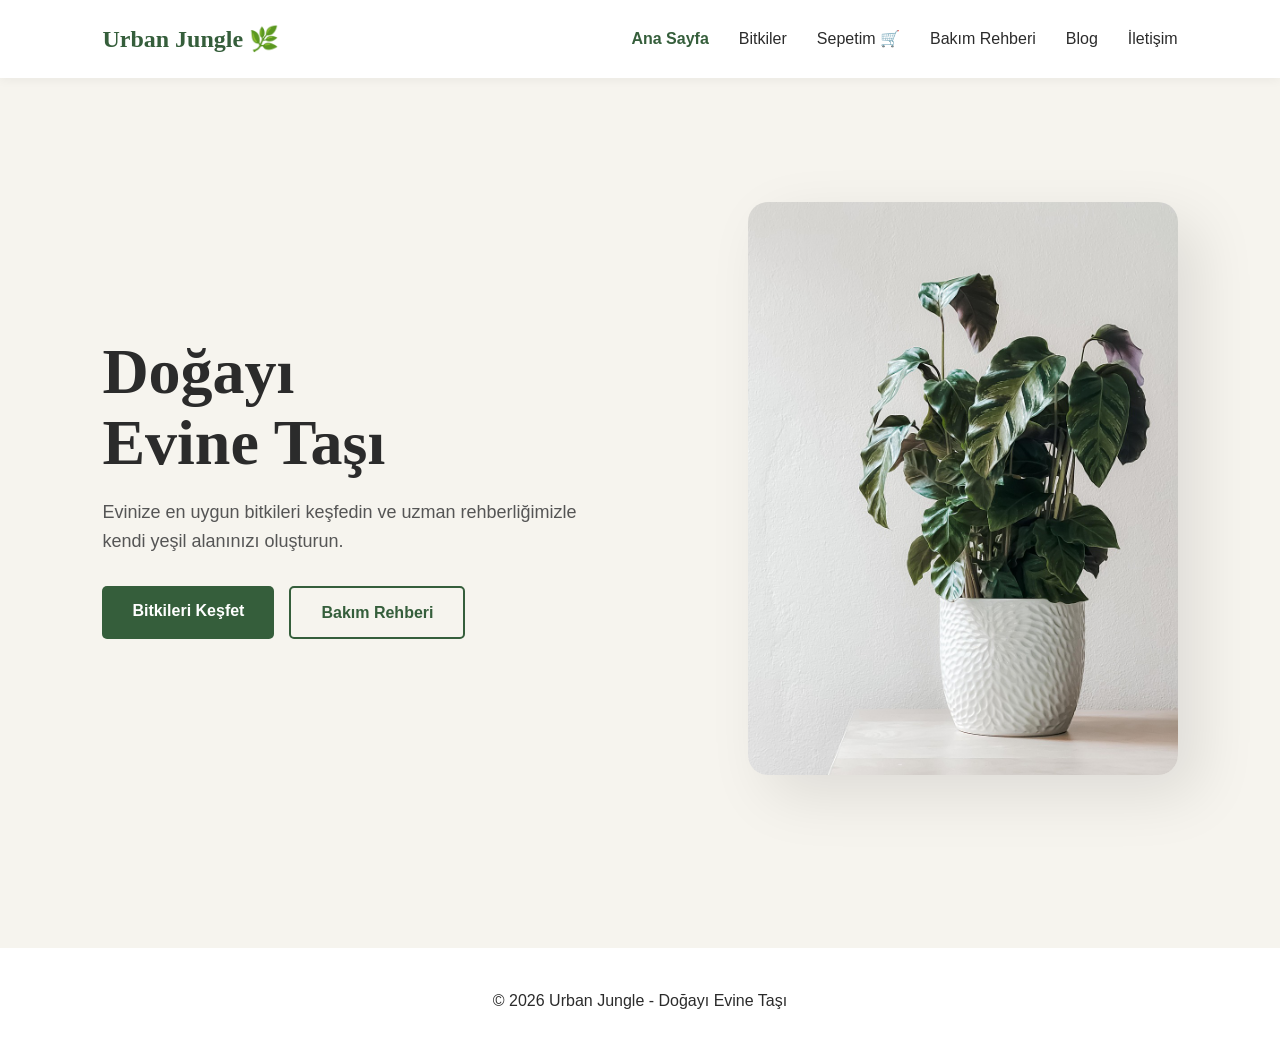
<file: index.html>
<!DOCTYPE html>
<html lang="tr">
<head>
    <meta charset="UTF-8">
    <meta name="viewport" content="width=device-width, initial-scale=1.0">
    <title>Urban Jungle | Doğayı Evine Taşı</title>
    <link rel="stylesheet" href="css/stylePlant.css">
</head>
<body>

    <!-- NAVBAR -->
    <nav class="navbar">
        <div class="logo">Urban Jungle 🌿</div>
        <ul class="nav-links">
            <li><a href="index.html" class="active">Ana Sayfa</a></li>
            <li><a href="plants.html">Bitkiler</a></li>
            <li class="cart-nav"><a href="cart.html" class="cart-link">Sepetim 🛒 <span id="cart-badge" class="badge">0</span></a></li>
            <li><a href="guide.html">Bakım Rehberi</a></li>
            <li><a href="blog.html">Blog</a></li>
            <li><a href="contact.html">İletişim</a></li>
        </ul>
    </nav>

    <!-- HERO SECTION -->
    <header class="hero">
        <div class="hero-content">
            <h1>Doğayı <br> Evine Taşı</h1>
            <p>Evinize en uygun bitkileri keşfedin ve uzman rehberliğimizle kendi yeşil alanınızı oluşturun.</p>
            <div class="hero-btns">
                <a href="plants.html" class="btn btn-primary">Bitkileri Keşfet</a>
                <a href="guide.html" class="btn btn-secondary">Bakım Rehberi</a>
            </div>
        </div>
        <div class="hero-image">
            <img src="images/plant.jpg" alt="Modern İç Mekan Bitkisi">
        </div>
    </header>

    <footer style="text-align: center; padding: 40px; background: var(--white); margin-top: 50px;">
        <p>&copy; 2026 Urban Jungle - Doğayı Evine Taşı</p>
    </footer>
    <script src="js/script.js"></script>
</body>
</html>
</file>
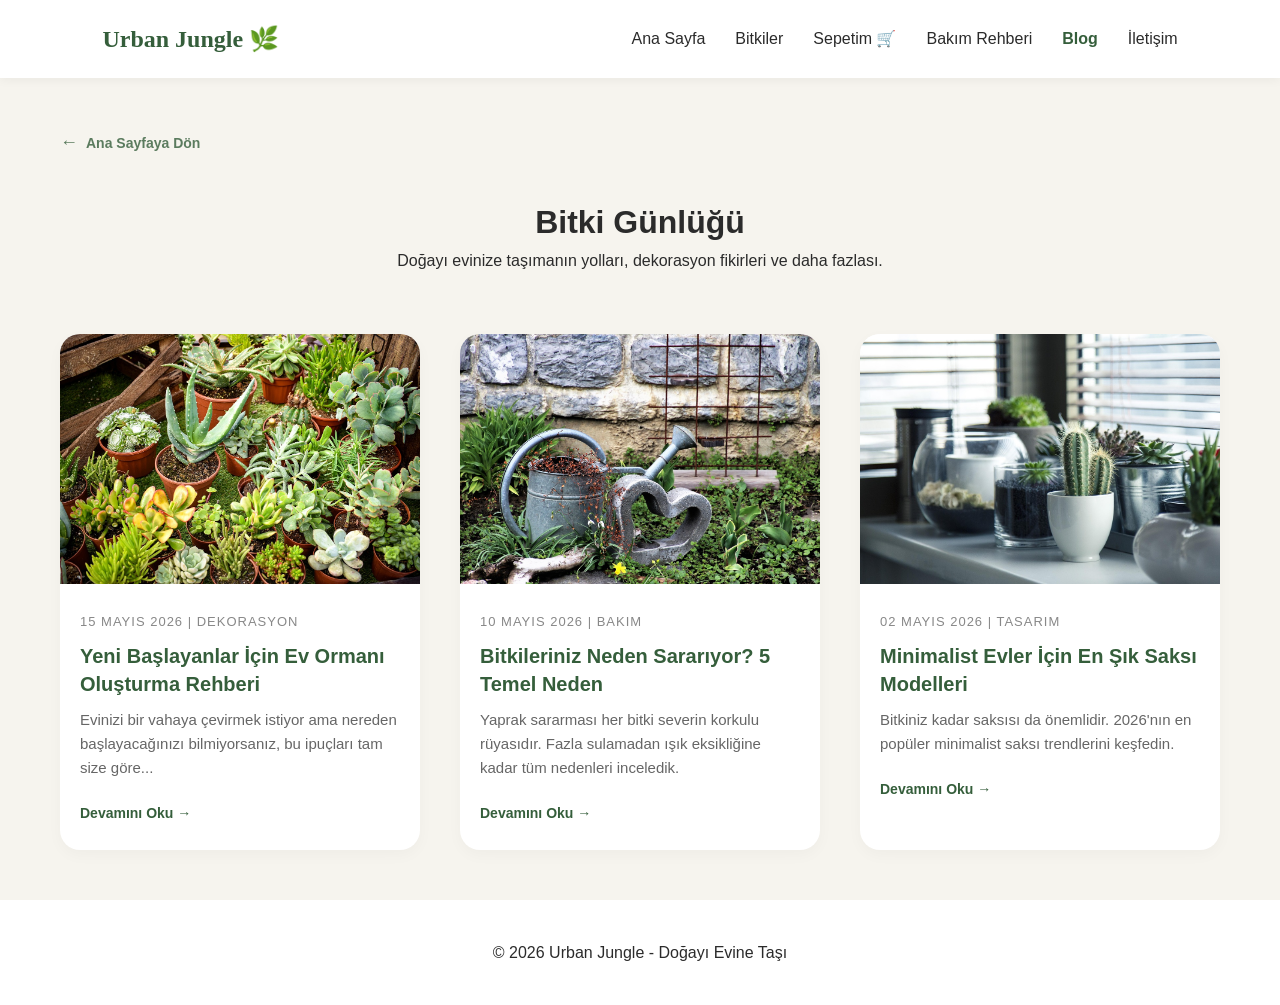
<file: blog.html>
<!DOCTYPE html>
<html lang="tr">
<head>
    <meta charset="UTF-8">
    <meta name="viewport" content="width=device-width, initial-scale=1.0">
    <title>Blog | Urban Jungle</title>
    <link rel="stylesheet" href="css/stylePlant.css">
</head>
<body>

    <!-- NAVBAR -->
    <nav class="navbar">
        <div class="logo">Urban Jungle 🌿</div>
        <ul class="nav-links">
            <li><a href="index.html">Ana Sayfa</a></li>
            <li><a href="plants.html">Bitkiler</a></li>
            <li class="cart-nav"><a href="cart.html" class="cart-link">Sepetim 🛒 <span id="cart-badge" class="badge">0</span></a></li>
            <li><a href="guide.html">Bakım Rehberi</a></li>
            <li><a href="blog.html" class="active">Blog</a></li>
            <li><a href="contact.html">İletişim</a></li>
        </ul>
    </nav>

    <main class="blog-container">
        <!-- Geri Dön Butonu -->
        <div class="back-nav">
            <a href="index.html" class="back-link">
                <span class="arrow">←</span> Ana Sayfaya Dön
            </a>
        </div>

        <div class="blog-header">
            <h1>Bitki Günlüğü</h1>
            <p>Doğayı evinize taşımanın yolları, dekorasyon fikirleri ve daha fazlası.</p>
        </div>

        <div class="blog-grid">
            <!-- Blog Yazısı 1 -->
            <article class="blog-post">
                <div class="blog-img-wrapper">
                    <img src="images/blog-1.jpg" alt="Dekorasyon Fikirleri">
                </div>
                <div class="blog-meta">15 Mayıs 2026 | Dekorasyon</div>
                <h2>Yeni Başlayanlar İçin Ev Ormanı Oluşturma Rehberi</h2>
                <p>Evinizi bir vahaya çevirmek istiyor ama nereden başlayacağınızı bilmiyorsanız, bu ipuçları tam size göre...</p>
                <a href="#" class="read-more">Devamını Oku →</a>
            </article>

            <!-- Blog Yazısı 2 -->
            <article class="blog-post">
                <div class="blog-img-wrapper">
                    <img src="images/blog-2.jpg" alt="Bitki Bakımı">
                </div>
                <div class="blog-meta">10 Mayıs 2026 | Bakım</div>
                <h2>Bitkileriniz Neden Sararıyor? 5 Temel Neden</h2>
                <p>Yaprak sararması her bitki severin korkulu rüyasıdır. Fazla sulamadan ışık eksikliğine kadar tüm nedenleri inceledik.</p>
                <a href="#" class="read-more">Devamını Oku →</a>
            </article>

            <!-- Blog Yazısı 3 -->
            <article class="blog-post">
                <div class="blog-img-wrapper">
                    <img src="images/blog-3.jpg" alt="Saksı Seçimi">
                </div>
                <div class="blog-meta">02 Mayıs 2026 | Tasarım</div>
                <h2>Minimalist Evler İçin En Şık Saksı Modelleri</h2>
                <p>Bitkiniz kadar saksısı da önemlidir. 2026'nın en popüler minimalist saksı trendlerini keşfedin.</p>
                <a href="#" class="read-more">Devamını Oku →</a>
            </article>
        </div>
    </main>

    <footer style="text-align: center; padding: 40px; background: var(--white); margin-top: 50px;">
        <p>&copy; 2026 Urban Jungle - Doğayı Evine Taşı</p>
    </footer>
    <script src="js/script.js"></script>
</body>
</html>
</file>
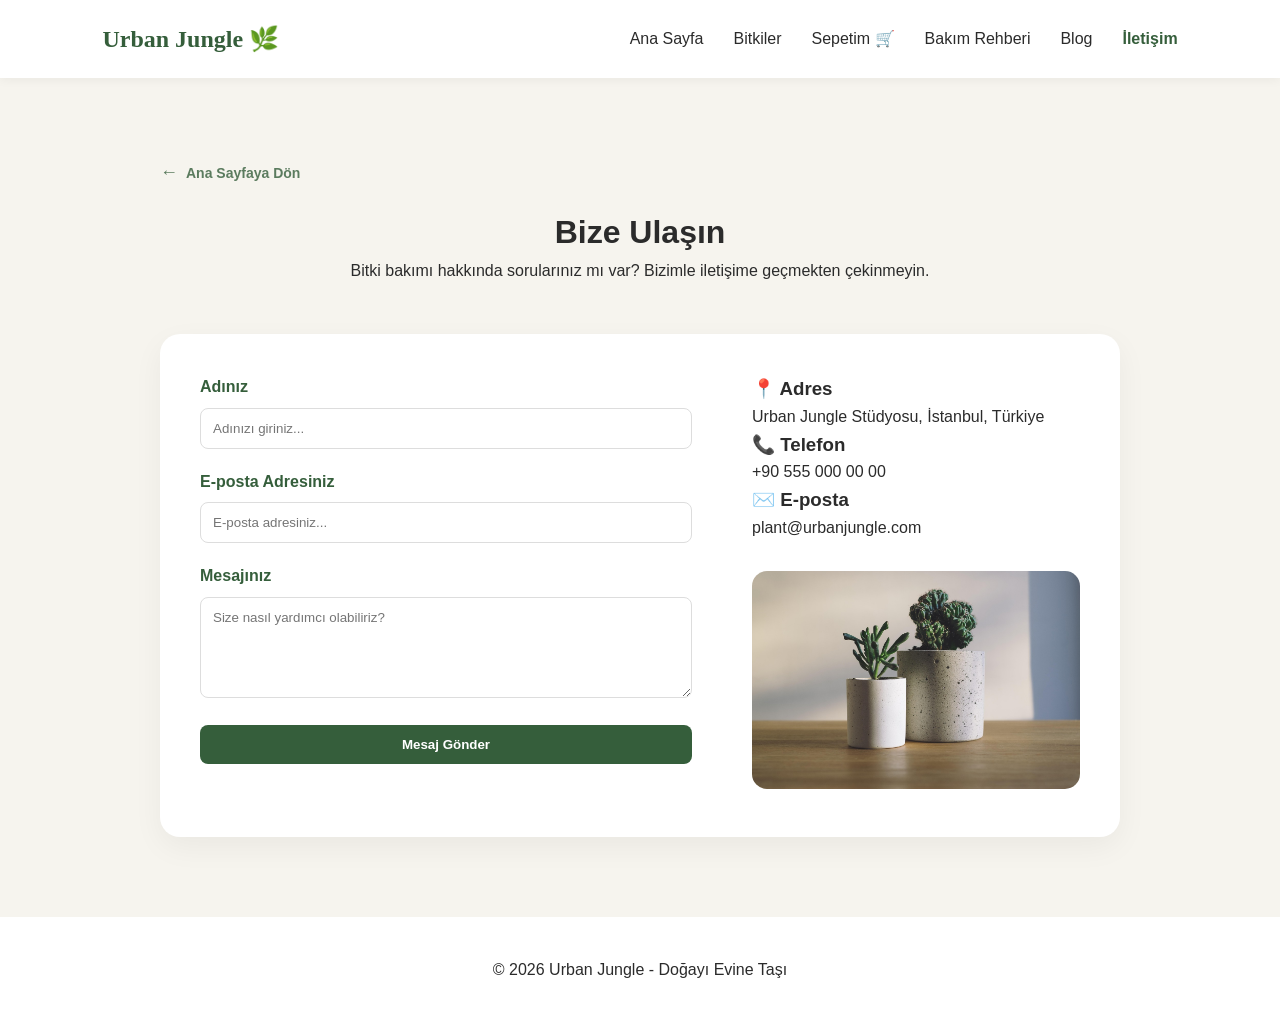
<file: contact.html>
<!DOCTYPE html>
<html lang="tr">
<head>
    <meta charset="UTF-8">
    <meta name="viewport" content="width=device-width, initial-scale=1.0">
    <title>İletişim | Urban Jungle</title>
    <link rel="stylesheet" href="css/stylePlant.css">
</head>
<body>

    <!-- NAVBAR -->
    <nav class="navbar">
        <div class="logo">Urban Jungle 🌿</div>
        <ul class="nav-links">
            <li><a href="index.html">Ana Sayfa</a></li>
            <li><a href="plants.html">Bitkiler</a></li>
            <li class="cart-nav"><a href="cart.html" class="cart-link">Sepetim 🛒 <span id="cart-badge" class="badge">0</span></a></li>
            <li><a href="guide.html">Bakım Rehberi</a></li>
            <li><a href="blog.html">Blog</a></li>
            <li><a href="contact.html" class="active">İletişim</a></li>
        </ul>
    </nav>

    <main class="contact-container">
        <div class="back-nav" style="text-align: left; margin-bottom: 20px;">
            <a href="index.html" class="back-link">
                <span class="arrow">←</span> Ana Sayfaya Dön
            </a>
        </div>
        <div class="contact-header">
            <h1>Bize Ulaşın</h1>
            <p>Bitki bakımı hakkında sorularınız mı var? Bizimle iletişime geçmekten çekinmeyin.</p>
        </div>

        <div class="contact-wrapper">
            <!-- İletişim Formu -->
            <div class="contact-form-section">
                <form id="contactForm">
                    <div class="form-group">
                        <label for="name">Adınız</label>
                        <input type="text" id="name" placeholder="Adınızı giriniz..." required>
                    </div>
                    <div class="form-group">
                        <label for="email">E-posta Adresiniz</label>
                        <input type="email" id="email" placeholder="E-posta adresiniz..." required>
                    </div>
                    <div class="form-group">
                        <label for="message">Mesajınız</label>
                        <textarea id="message" rows="5" placeholder="Size nasıl yardımcı olabiliriz?" required></textarea>
                    </div>
                    <button type="submit" class="btn-main">Mesaj Gönder</button>
                </form>
            </div>

            <!-- İletişim Bilgileri -->
            <div class="contact-info-section">
                <div class="info-item">
                    <h3>📍 Adres</h3>
                    <p>Urban Jungle Stüdyosu, İstanbul, Türkiye</p>
                </div>
                <div class="info-item">
                    <h3>📞 Telefon</h3>
                    <p>+90 555 000 00 00</p>
                </div>
                <div class="info-item">
                    <h3>✉️ E-posta</h3>
                    <p>plant@urbanjungle.com</p>
                </div>
                
                <img src="images/contact.jpg" alt="İletişim Bitkisi" class="contact-img">
            </div>
        </div>
    </main>

    <footer style="text-align: center; padding: 40px; background: var(--white); margin-top: 50px;">
        <p>&copy; 2026 Urban Jungle - Doğayı Evine Taşı</p>
    </footer>
    <script src="js/script.js"></script>
</body>
</html>
</file>
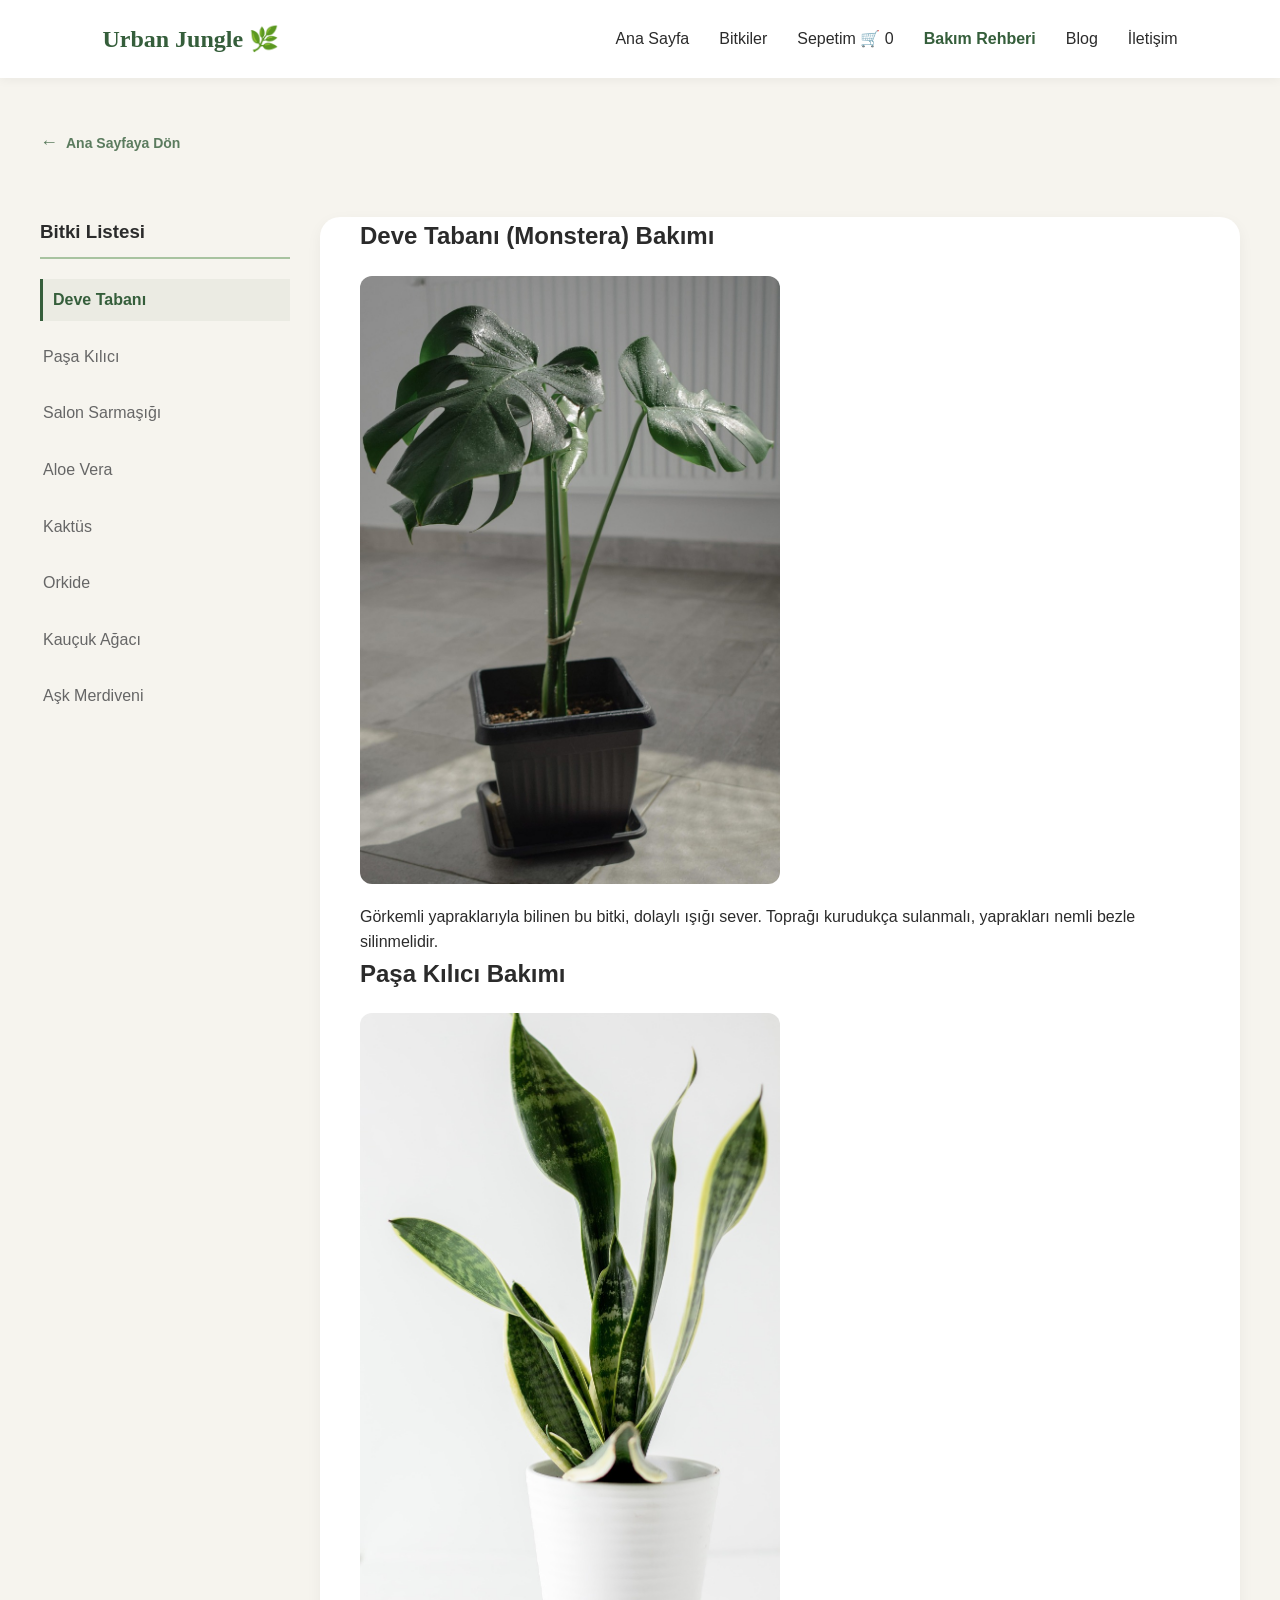
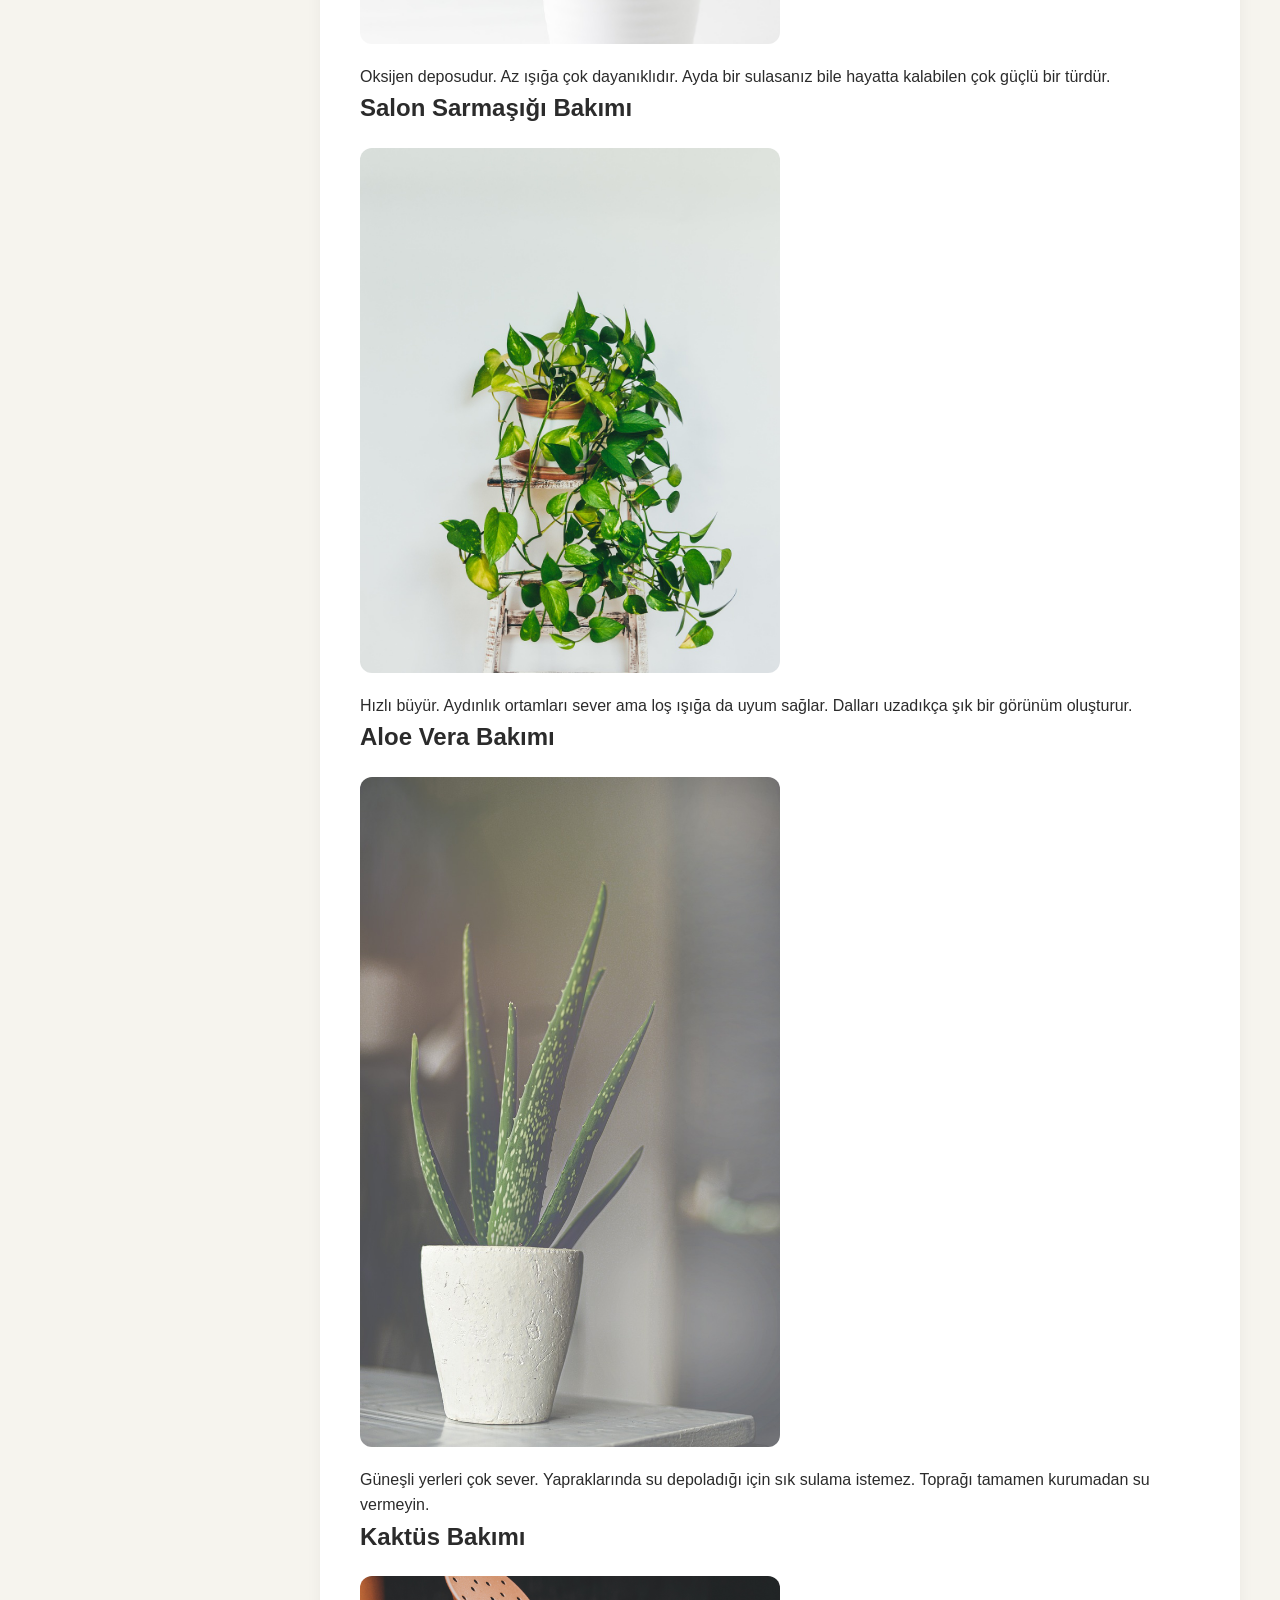
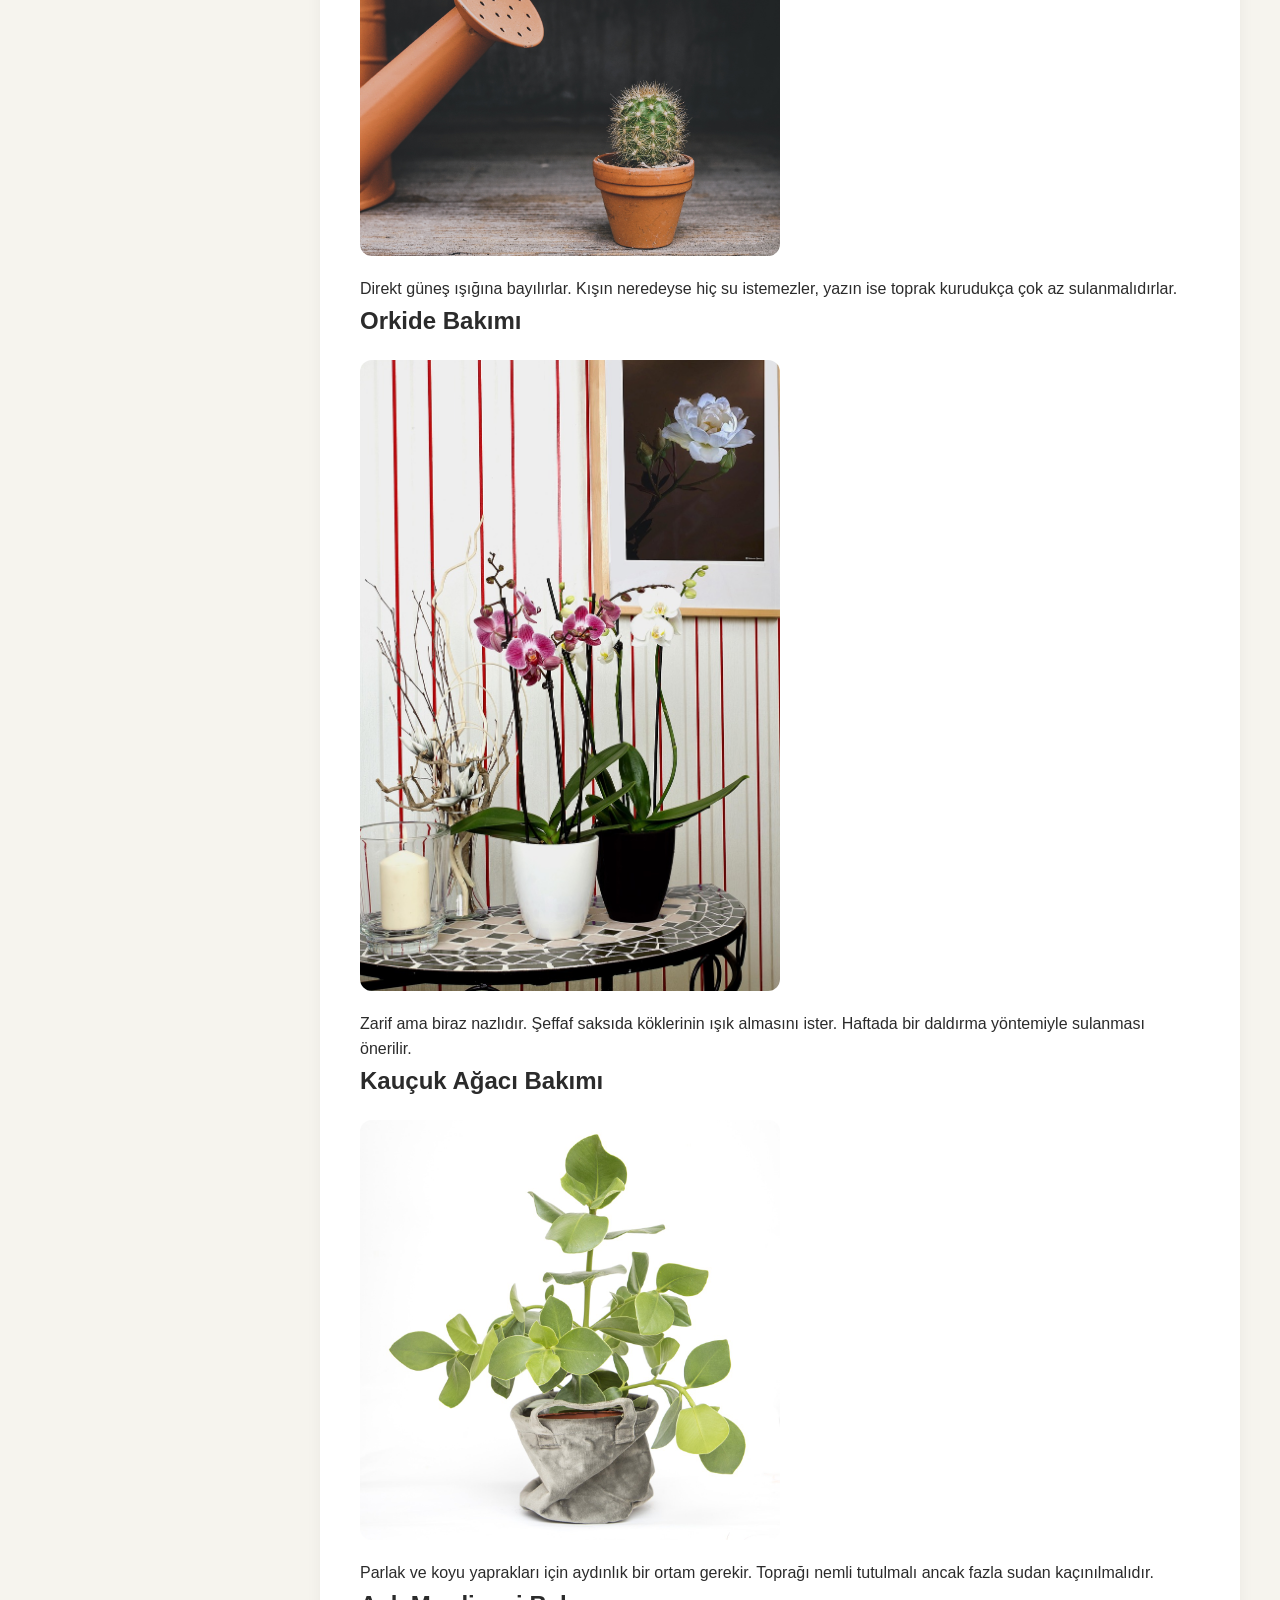
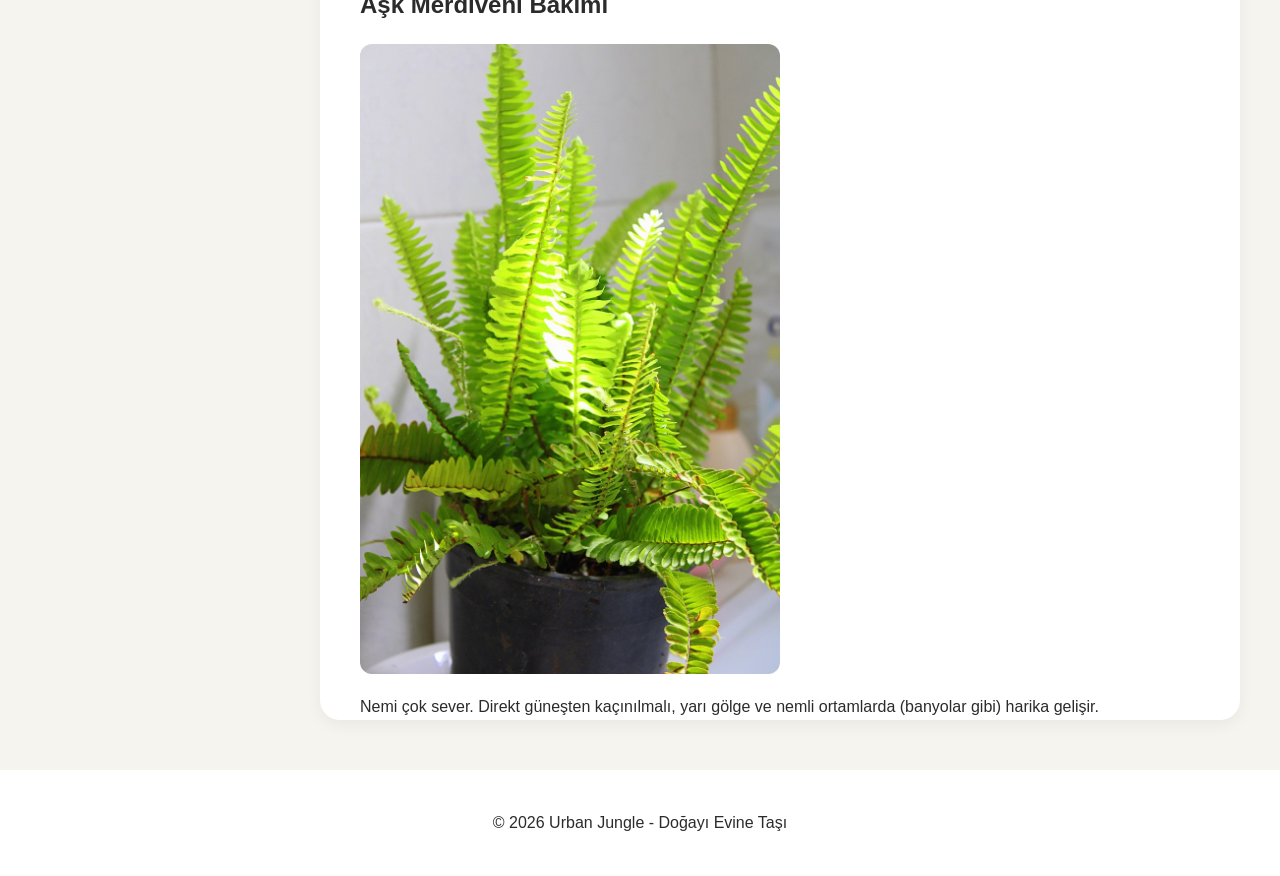
<file: guide.html>
<!DOCTYPE html>
<html lang="tr">
<head>
    <meta charset="UTF-8">
    <meta name="viewport" content="width=device-width, initial-scale=1.0">
    <title>Bakım Rehberi | Urban Jungle</title>
    <link rel="stylesheet" href="css/stylePlant.css">
</head>
<body>

    <!-- NAVBAR -->
    <nav class="navbar">
        <div class="logo">Urban Jungle 🌿</div>
        <ul class="nav-links">
            <li><a href="index.html">Ana Sayfa</a></li>
            <li><a href="plants.html">Bitkiler</a></li>
            <li class="cart-nav"><a href="cart.html" class="cart-link">Sepetim 🛒 <span id="cart-badge" class="badge">0</span></a></li>
            <li><a href="guide.html" class="active">Bakım Rehberi</a></li>
            <li><a href="blog.html">Blog</a></li>
            <li><a href="contact.html">İletişim</a></li>
        </ul>
    </nav>

    <!-- GUIDE LAYOUT -->
    <main class="guide-container">
        <!-- Geri Dön Butonu -->
        <div class="back-nav" style="width: 100%; margin-bottom: 30px;">
            <a href="index.html" class="back-link">
                <span class="arrow">←</span> Ana Sayfaya Dön
            </a>
        </div>
        <!-- SOL SIDEBAR (Sabit Menü) -->
        <aside class="guide-sidebar">
            <h3>Bitki Listesi</h3>
            <ul>
                <li><a href="#monstera" class="nav-link active">Deve Tabanı</a></li>
                <li><a href="#pasakilici" class="nav-link">Paşa Kılıcı</a></li>
                <li><a href="#pothos" class="nav-link">Salon Sarmaşığı</a></li>
                <li><a href="#aloe" class="nav-link">Aloe Vera</a></li>
                <li><a href="#kaktus" class="nav-link">Kaktüs</a></li>
                <li><a href="#orkide" class="nav-link">Orkide</a></li>
                <li><a href="#kaucuk" class="nav-link">Kauçuk Ağacı</a></li>
                <li><a href="#ask-merdiveni" class="nav-link">Aşk Merdiveni</a></li>
            </ul>
        </aside>

        <!-- SAĞ İÇERİK ALANI -->
        <section class="guide-content">
            
            <!-- Deve Tabanı -->
            <section id="monstera" class="plant-section">
                <h2>Deve Tabanı (Monstera) Bakımı</h2>
                <img src="images/monstera.jpg" alt="Deve Tabanı">
                <p>Görkemli yapraklarıyla bilinen bu bitki, dolaylı ışığı sever. Toprağı kurudukça sulanmalı, yaprakları nemli bezle silinmelidir.</p>
            </section>

            <!-- Paşa Kılıcı -->
            <section id="pasakilici" class="plant-section">
                <h2>Paşa Kılıcı Bakımı</h2>
                <img src="images/snake-plant.jpg" alt="Paşa Kılıcı">
                <p>Oksijen deposudur. Az ışığa çok dayanıklıdır. Ayda bir sulasanız bile hayatta kalabilen çok güçlü bir türdür.</p>
            </section>

            <!-- Salon Sarmaşığı -->
            <section id="pothos" class="plant-section">
                <h2>Salon Sarmaşığı Bakımı</h2>
                <img src="images/pothos.jpg" alt="Salon Sarmaşığı">
                <p>Hızlı büyür. Aydınlık ortamları sever ama loş ışığa da uyum sağlar. Dalları uzadıkça şık bir görünüm oluşturur.</p>
            </section>

            <!-- Aloe Vera -->
            <section id="aloe" class="plant-section">
                <h2>Aloe Vera Bakımı</h2>
                <img src="images/aloe-vera.jpg" alt="Aloe Vera">
                <p>Güneşli yerleri çok sever. Yapraklarında su depoladığı için sık sulama istemez. Toprağı tamamen kurumadan su vermeyin.</p>
            </section>

            <!-- Kaktüs -->
            <section id="kaktus" class="plant-section">
                <h2>Kaktüs Bakımı</h2>
                <img src="images/cactus.jpg" alt="Kaktüs">
                <p>Direkt güneş ışığına bayılırlar. Kışın neredeyse hiç su istemezler, yazın ise toprak kurudukça çok az sulanmalıdırlar.</p>
            </section>

            <!-- Orkide -->
            <section id="orkide" class="plant-section">
                <h2>Orkide Bakımı</h2>
                <img src="images/orchid.jpg" alt="Orkide">
                <p>Zarif ama biraz nazlıdır. Şeffaf saksıda köklerinin ışık almasını ister. Haftada bir daldırma yöntemiyle sulanması önerilir.</p>
            </section>

            <!-- Kauçuk Ağacı -->
            <section id="kaucuk" class="plant-section">
                <h2>Kauçuk Ağacı Bakımı</h2>
                <img src="images/rubber-plant.jpg" alt="Kauçuk Ağacı">
                <p>Parlak ve koyu yaprakları için aydınlık bir ortam gerekir. Toprağı nemli tutulmalı ancak fazla sudan kaçınılmalıdır.</p>
            </section>

            <!-- Aşk Merdiveni -->
            <section id="ask-merdiveni" class="plant-section">
                <h2>Aşk Merdiveni Bakımı</h2>
                <img src="images/fern.jpg" alt="Aşk Merdiveni">
                <p>Nemi çok sever. Direkt güneşten kaçınılmalı, yarı gölge ve nemli ortamlarda (banyolar gibi) harika gelişir.</p>
            </section>

        </section>
    </main>

    <footer style="text-align: center; padding: 40px; background: var(--white);">
        <p>&copy; 2026 Urban Jungle - Doğayı Evine Taşı</p>
    </footer>

    <script>
        // 1. Tıklayınca Pürüzsüz Kaydırma 
        document.querySelectorAll('.guide-sidebar a').forEach(anchor => {
            anchor.addEventListener('click', function(e) {
                e.preventDefault();
                const targetId = this.getAttribute('href');
                const targetElement = document.querySelector(targetId);

                if (targetElement) {
                    targetElement.scrollIntoView({
                        behavior: 'smooth',
                        block: 'start'
                    });
                }
            });
        });

        // 2. Kaydırdıkça Sol Menüyü Otomatik Güncelleme (
        const observerOptions = {
            root: null,
            rootMargin: '-20% 0px -70% 0px', // Sayfanın ortasına gelince tetiklenir
            threshold: 0
        };

        const observer = new IntersectionObserver((entries) => {
            entries.forEach(entry => {
                if (entry.isIntersecting) {
                    const id = entry.target.getAttribute('id');
                
                    // Mevcut aktif sınıfını temizle
                    const currentActive = document.querySelector('.nav-link.active');
                    if (currentActive) currentActive.classList.remove('active');

                    // Yeni aktif linki işaretle
                    const nextActive = document.querySelector(`.nav-link[href="#${id}"]`);
                    if (nextActive) nextActive.classList.add('active');
                }
            });
        }, observerOptions);

        // Tüm bitki bölümlerini takibe al
        document.querySelectorAll('.plant-section').forEach(section => {
            observer.observe(section);
        });
    </script>

</body>
</html>
</file>
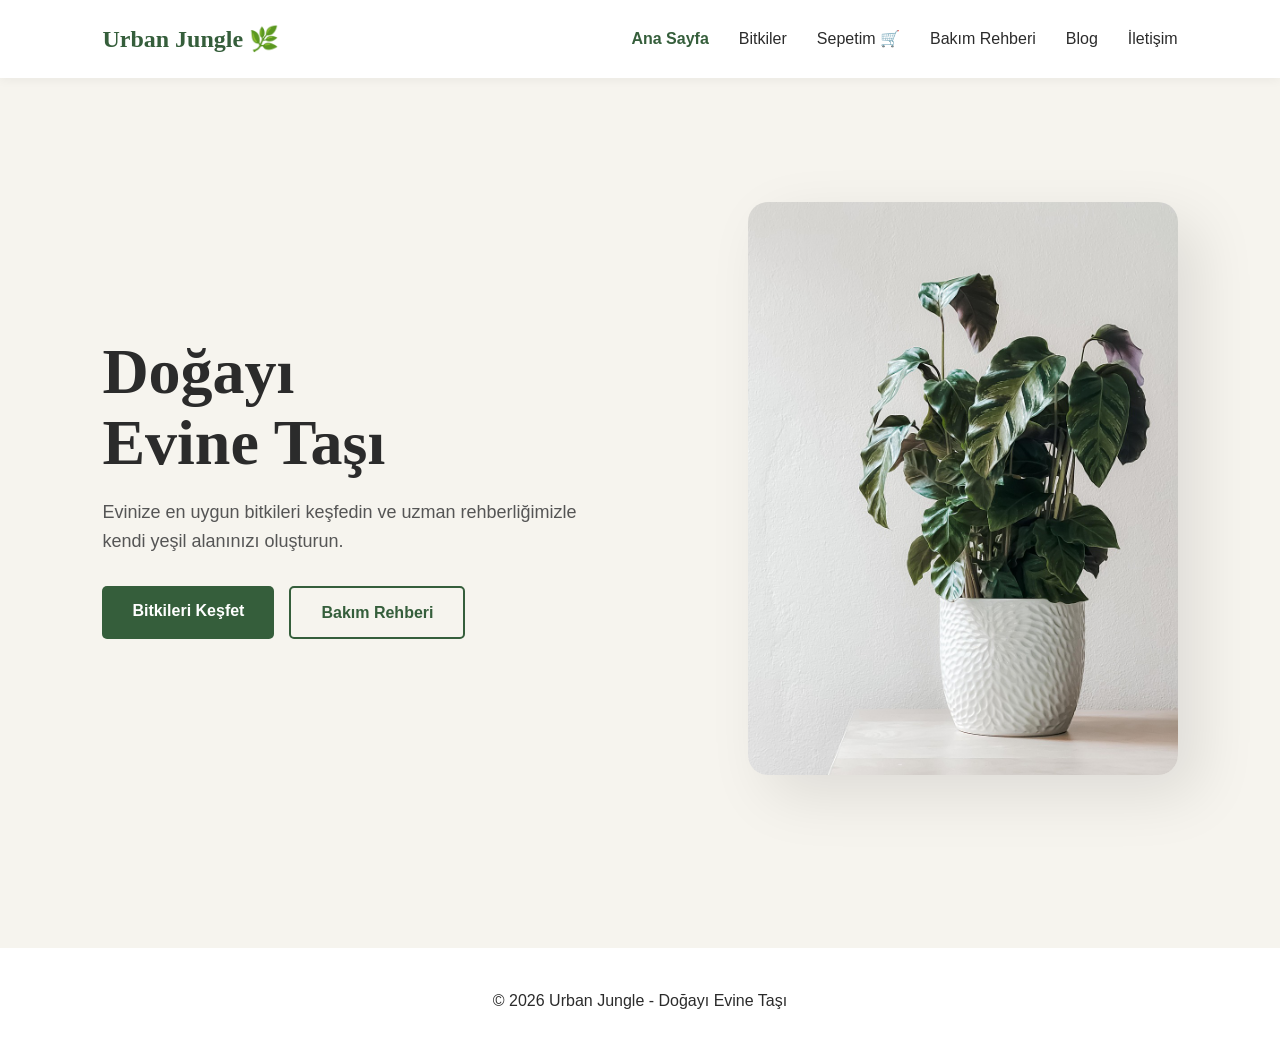
<file: indexplant.html>
<!DOCTYPE html>
<html lang="tr">
<head>
    <meta charset="UTF-8">
    <meta name="viewport" content="width=device-width, initial-scale=1.0">
    <title>Urban Jungle | Doğayı Evine Taşı</title>
    <link rel="stylesheet" href="css/stylePlant.css">
</head>
<body>

    <!-- NAVBAR -->
    <nav class="navbar">
        <div class="logo">Urban Jungle 🌿</div>
        <ul class="nav-links">
            <li><a href="indexplant.html" class="active">Ana Sayfa</a></li>
            <li><a href="plants.html">Bitkiler</a></li>
            <li class="cart-nav"><a href="cart.html" class="cart-link">Sepetim 🛒 <span id="cart-badge" class="badge">0</span></a></li>
            <li><a href="guide.html">Bakım Rehberi</a></li>
            <li><a href="blog.html">Blog</a></li>
            <li><a href="contact.html">İletişim</a></li>
        </ul>
    </nav>

    <!-- HERO SECTION -->
    <header class="hero">
        <div class="hero-content">
            <h1>Doğayı <br> Evine Taşı</h1>
            <p>Evinize en uygun bitkileri keşfedin ve uzman rehberliğimizle kendi yeşil alanınızı oluşturun.</p>
            <div class="hero-btns">
                <a href="plants.html" class="btn btn-primary">Bitkileri Keşfet</a>
                <a href="guide.html" class="btn btn-secondary">Bakım Rehberi</a>
            </div>
        </div>
        <div class="hero-image">
            <img src="images/plant.jpg" alt="Modern İç Mekan Bitkisi">
        </div>
    </header>

    <footer style="text-align: center; padding: 40px; background: var(--white); margin-top: 50px;">
        <p>&copy; 2026 Urban Jungle - Doğayı Evine Taşı</p>
    </footer>
    <script src="js/script.js"></script>
</body>
</html>
</file>
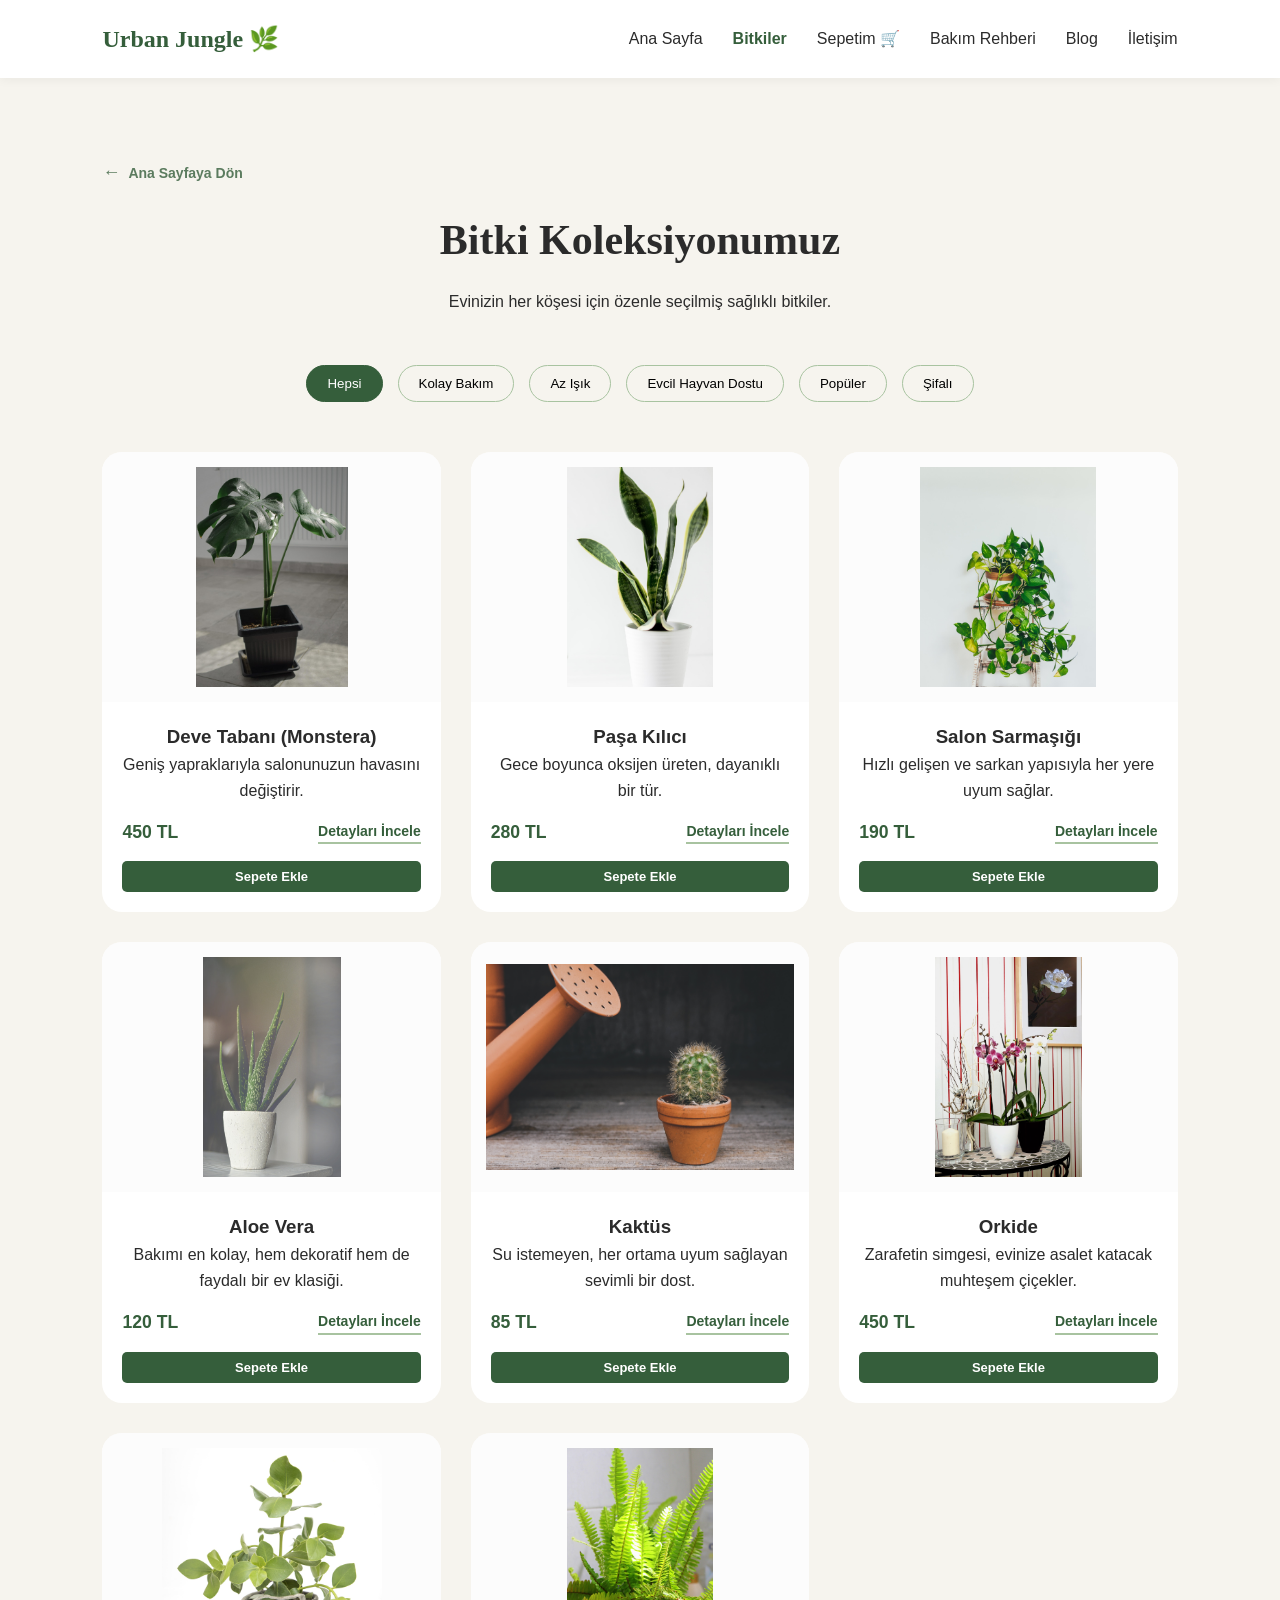
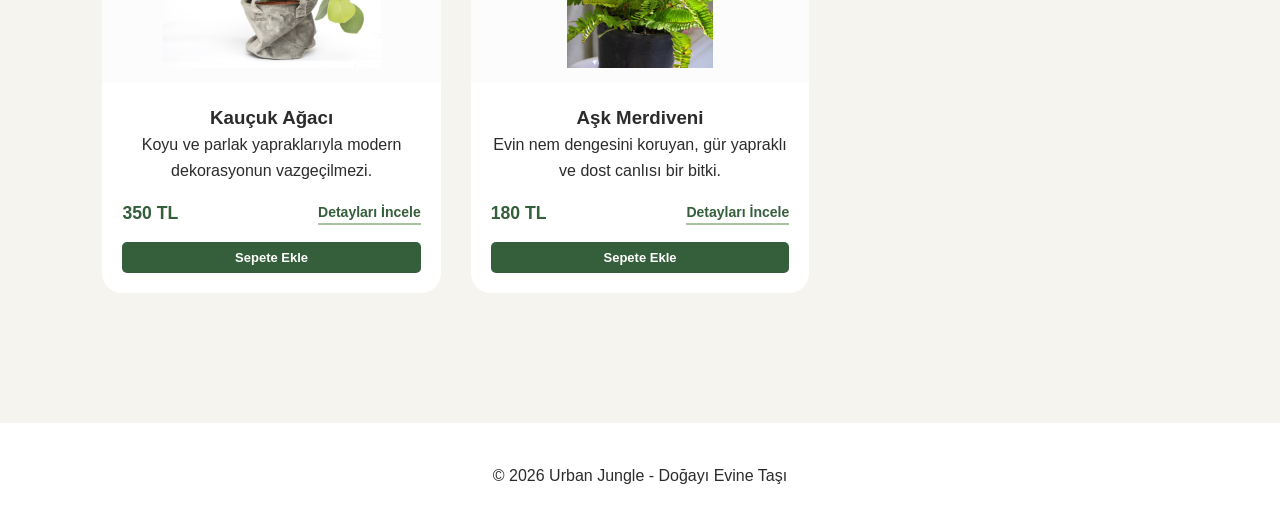
<file: plants.html>
<!DOCTYPE html>
<html lang="tr">
<head>
    <meta charset="UTF-8">
    <meta name="viewport" content="width=device-width, initial-scale=1.0">
    <title>Bitki Kataloğu | Urban Jungle</title>
    <link rel="stylesheet" href="css/stylePlant.css">
</head>
<body>

    <!-- NAVBAR -->
    <nav class="navbar">
        <div class="logo">Urban Jungle 🌿</div>
        <ul class="nav-links">
            <li><a href="index.html">Ana Sayfa</a></li>
            <li><a href="plants.html" class="active">Bitkiler</a></li>
            <li class="cart-nav"><a href="cart.html" class="cart-link">Sepetim 🛒 <span id="cart-badge" class="badge">0</span></a></li>
            <li><a href="guide.html">Bakım Rehberi</a></li>
            <li><a href="blog.html">Blog</a></li>
            <li><a href="contact.html">İletişim</a></li>
        </ul>
    </nav>

    <!-- KATALOG BAŞLIĞI VE FİLTRELEME -->
    <section class="plants-container">
        <!-- Geri Dön Butonu -->
        <div class="back-nav" style="text-align: left; margin-bottom: 20px;">
            <a href="index.html" class="back-link">
                <span class="arrow">←</span> Ana Sayfaya Dön
            </a>
        </div>
        <div class="section-title">
            <h1>Bitki Koleksiyonumuz</h1>
            <p>Evinizin her köşesi için özenle seçilmiş sağlıklı bitkiler.</p>
        </div>

        <!-- Arama ve Filtreleme Alanı -->
        <div class="shop-controls" style="margin-bottom: 50px;">
            <div class="filter-menu">
                <button class="filter-btn active" data-filter="all">Hepsi</button>
                <button class="filter-btn" data-filter="easy">Kolay Bakım</button>
                <button class="filter-btn" data-filter="low-light">Az Işık</button>
                <button class="filter-btn" data-filter="pet-friendly">Evcil Hayvan Dostu</button>
                <button class="filter-btn" data-filter="populer">Popüler</button>
                <button class="filter-btn" data-filter="sifalı">Şifalı</button>
            </div>
        </div>

        <div class="plant-grid">
            <!--  Deve Tabanı -->
            <div class="plant-card" data-category="easy">
                <div class="plant-badge">Kolay Bakım</div>
                <img src="images/monstera.jpg" alt="Deve Tabanı">
                <div class="plant-info">
                    <h3>Deve Tabanı (Monstera)</h3>
                    <p>Geniş yapraklarıyla salonunuzun havasını değiştirir.</p>
                    <div class="plant-footer">
                        <span class="price">450 TL</span>
                        <a href="#" class="btn-small">Detayları İncele</a>
                    </div>
                    <button class="btn-add-cart" 
                        data-name="Deve Tabanı" 
                        data-price="450" 
                        data-img="images/monstera.jpg"
                        style="width: 100%; margin-top: 15px;"> 
                        Sepete Ekle
                    </button>
                </div>
            </div>

            <!--  Paşa Kılıcı -->
            <div class="plant-card" data-category="low-light">
                <div class="plant-badge">Az Işık</div>
                <img src="images/snake-plant.jpg" alt="Paşa Kılıcı">
                <div class="plant-info">
                    <h3>Paşa Kılıcı</h3>
                    <p>Gece boyunca oksijen üreten, dayanıklı bir tür.</p>
                    <div class="plant-footer">
                        <span class="price">280 TL</span>
                        <a href="#" class="btn-small">Detayları İncele</a>
                    </div>
                    <button class="btn-add-cart" data-name="Paşa Kılıcı" data-price="280" data-img="images/snake-plant.jpg" style="width: 100%; margin-top: 15px;">Sepete Ekle</button>
                </div>
            </div>

            <!--  Salon Sarmaşığı -->
            <div class="plant-card" data-category="easy">
                <div class="plant-badge">Popüler</div>
                <img src="images/pothos.jpg" alt="Salon Sarmaşığı">
                <div class="plant-info">
                    <h3>Salon Sarmaşığı</h3>
                    <p>Hızlı gelişen ve sarkan yapısıyla her yere uyum sağlar.</p>
                    <div class="plant-footer">
                        <span class="price">190 TL</span>
                        <a href="#" class="btn-small">Detayları İncele</a>
                    </div>
                    <button class="btn-add-cart" data-name="Salon Sarmaşığı" data-price="190" data-img="images/pothos.jpg" style="width: 100%; margin-top: 15px;">Sepete Ekle</button>
                </div>
            </div>
            
            <!--  Aloe Vera -->
            <div class="plant-card" data-category="sifalı">
                <div class="plant-badge">Şifalı</div>
                <img src="images/aloe-vera.jpg" alt="Aloe Vera">
                <div class="plant-info">
                    <h3>Aloe Vera</h3>
                    <p>Bakımı en kolay, hem dekoratif hem de faydalı bir ev klasiği.</p>
                    <div class="plant-footer">
                        <span class="price">120 TL</span>
                        <a href="#" class="btn-small">Detayları İncele</a>
                    </div>
                    <button class="btn-add-cart" data-name="Aloe Vera" data-price="120" data-img="images/aloe-vera.jpg" style="width: 100%; margin-top: 15px;">Sepete Ekle</button>
                </div>
            </div>

            <!--  Kaktüs -->
            <div class="plant-card" data-category="easy">
                <div class="plant-badge">Dayanıklı</div>
                <img src="images/cactus.jpg" alt="Kaktüs">
                <div class="plant-info">
                    <h3>Kaktüs</h3>
                    <p>Su istemeyen, her ortama uyum sağlayan sevimli bir dost.</p>
                    <div class="plant-footer">
                        <span class="price">85 TL</span>
                        <a href="#" class="btn-small">Detayları İncele</a>
                    </div>
                    <button class="btn-add-cart" data-name="Kaktüs" data-price="85" data-img="images/cactus.jpg" style="width: 100%; margin-top: 15px;">Sepete Ekle</button>
                </div>
            </div>

            <!--  Orkide -->
            <div class="plant-card" data-category="all">
                <div class="plant-badge">Bereket</div>
                <img src="images/orchid.jpg" alt="Orkide">
                <div class="plant-info">
                    <h3>Orkide</h3>
                    <p>Zarafetin simgesi, evinize asalet katacak muhteşem çiçekler.</p>
                    <div class="plant-footer">
                        <span class="price">450 TL</span>
                        <a href="#" class="btn-small">Detayları İncele</a>
                    </div>
                    <button class="btn-add-cart" data-name="Orkide" data-price="450" data-img="images/orchid.jpg" style="width: 100%; margin-top: 15px;">Sepete Ekle</button>
                </div>
            </div>

            <!-- Kauçuk Ağacı -->
            <div class="plant-card" data-category="populer">
                <div class="plant-badge">Popüler</div>
                <img src="images/rubber-plant.jpg" alt="Kauçuk Ağacı">
                <div class="plant-info">
                    <h3>Kauçuk Ağacı</h3>
                    <p>Koyu ve parlak yapraklarıyla modern dekorasyonun vazgeçilmezi.</p>
                    <div class="plant-footer">
                        <span class="price">350 TL</span>
                        <a href="#" class="btn-small">Detayları İncele</a>
                    </div>
                    <button class="btn-add-cart" data-name="Kauçuk Ağacı" data-price="350" data-img="images/rubber-plant.jpg" style="width: 100%; margin-top: 15px;">Sepete Ekle</button>
                </div>
            </div>
            <!-- Aşk Merdiveni -->
            <div class="plant-card" data-category="sifalı">
                <div class="plant-badge">Hava Temizleyici</div>
                <img src="images/fern.jpg" alt="Aşk Merdiveni">
                <div class="plant-info">
                    <h3>Aşk Merdiveni</h3>
                    <p>Evin nem dengesini koruyan, gür yapraklı ve dost canlısı bir bitki.</p>
                    <div class="plant-footer">
                        <span class="price">180 TL</span>
                        <a href="#" class="btn-small">Detayları İncele</a>
                    </div>
                    <button class="btn-add-cart" data-name="Aşk Merdiveni" data-price="180" data-img="images/fern.jpg" style="width: 100%; margin-top: 15px;">Sepete Ekle</button>
                </div>
            </div>
        </div>
    </section>

    <footer style="text-align: center; padding: 40px; background: var(--white); margin-top: 50px;">
        <p>&copy; 2026 Urban Jungle - Doğayı Evine Taşı</p>
    </footer>

    
    <script src="js/script.js"></script>
</body>
</html>
</file>
<file: css/stylePlant.css>
html {
    scroll-behavior: smooth;
}
/* Google Fonts Import */
@import url('https://fonts.googleapis.com/css2?family=Playfair+Display:wght@600&family=Poppins:wght@300;400;600&display=swap');

:root {
    --bg-color: #F6F4EE;
    --dark-green: #355E3B;
    --soft-green: #A8C3A0;
    --text-color: #2B2B2B;
    --white: #FFFFFF;
    --shadow: 0 5px 15px rgba(0,0,0,0.05);
}

* {
    margin: 0;
    padding: 0;
    box-sizing: border-box;
}

body {
    background-color: var(--bg-color);
    font-family: 'Poppins', sans-serif;
    color: var(--text-color);
    line-height: 1.6;
}

/* --- NAVBAR STİLLERİ --- */
.navbar {
    display: flex;
    justify-content: space-between;
    align-items: center;
    padding: 20px 8%;
    background-color: var(--white);
    box-shadow: 0 2px 10px rgba(0,0,0,0.05);
    position: sticky;
    top: 0;
    z-index: 1000;
}

.logo {
    font-family: 'Playfair Display', serif;
    font-size: 24px;
    font-weight: bold;
    color: var(--dark-green);
}

.nav-links {
    display: flex;
    list-style: none;
    gap: 30px;
}

.nav-links a {
    text-decoration: none;
    color: var(--text-color);
    font-weight: 400;
    transition: 0.3s;
}

.nav-links a:hover, .nav-links a.active {
    color: var(--dark-green);
    font-weight: 600;
}
/* Normal link hali */
.nav-link {
    color: #666;
    text-decoration: none;
    transition: all 0.3s ease;
    border-left: 3px solid transparent;
    padding-left: 10px;
    display: block;
    margin: 10px 0;
}

/* Scroll sırasında aktifleşen link hali */
.nav-link.active {
    color: #2d5a27; 
    font-weight: bold;
    border-left: 3px solid #2d5a27; 
    background: rgba(45, 90, 39, 0.05); 
}
/* --- HERO SECTION STİLLERİ --- */
.hero {
    display: flex;
    align-items: center;
    justify-content: space-between;
    padding: 0 8%; 
    min-height: calc(100vh - 80px); 
}

.hero-content {
    flex: 1;
}

.hero-content h1 {
    font-family: 'Playfair Display', serif;
    font-size: 64px;
    line-height: 1.1;
    margin-bottom: 20px;
}

.hero-content p {
    font-size: 18px;
    margin-bottom: 30px;
    max-width: 500px;
    color: #555;
}

.hero-btns {
    display: flex;
    gap: 15px;
}

.btn {
    padding: 12px 30px;
    text-decoration: none;
    border-radius: 5px;
    font-weight: 600;
    transition: 0.3s;
    display: inline-block;
}

.btn-primary {
    background-color: var(--dark-green);
    color: var(--white);
}

.btn-secondary {
    border: 2px solid var(--dark-green);
    color: var(--dark-green);
}

.btn:hover {
    transform: translateY(-3px);
    box-shadow: 0 5px 15px rgba(53, 94, 59, 0.2);
}

.hero-image {
    flex: 1;
    display: flex;
    justify-content: flex-end;
}

.hero-image img {
    max-width: 80%; 
    height: auto;
    border-radius: 20px; 
    box-shadow: 20px 20px 60px rgba(0,0,0,0.1); 
}

/* --- BİTKİ KATALOĞU & GRID SİSTEMİ --- */
.back-link {
    text-decoration: none;
    color: var(--dark-green);
    font-weight: 600;
    font-size: 14px;
    display: inline-flex;
    align-items: center;
    gap: 8px;
    transition: 0.3s;
    opacity: 0.8;
}

.back-link:hover {
    opacity: 1;
    transform: translateX(-5px); 
}

.back-link .arrow {
    font-size: 18px;
}
.plants-container {
    padding: 80px 8%;
    text-align: center;
}

.section-title {
    margin-bottom: 50px;
}

.section-title h2, .section-title h1 {
    font-family: 'Playfair Display', serif;
    font-size: 42px;
    margin-bottom: 15px;
}

.plant-grid {
    display: grid;
    
    grid-template-columns: repeat(auto-fill, minmax(280px, 1fr)); 
    gap: 30px;
    margin-top: 40px;
    justify-content: start; 
}

.plant-card {
    max-width: 350px; 
    background: #fff;
    border-radius: 20px;
    overflow: hidden;
    display: flex;
    flex-direction: column;
    height: 100%; 
}

.plant-card:hover {
    transform: translateY(-10px);
}

.plant-badge {
    position: absolute;
    top: 15px;
    left: 15px;
    background: var(--dark-green);
    color: var(--white);
    padding: 5px 15px;
    border-radius: 20px;
    font-size: 12px;
    font-weight: 600;
}

.plant-card img {
    width: 100%;
    height: 250px; 
    object-fit: contain; 
    background-color: #fcfcfc; 
    padding: 15px; 
    transition: transform 0.5s ease;
}

.plant-card:hover img {
    transform: scale(1.05); 
}

.plant-info {
    padding: 20px;
}

.plant-footer {
    display: flex;
    justify-content: space-between;
    align-items: center;
    margin-top: 15px;
}

.price {
    font-weight: 600;
    color: var(--dark-green);
    font-size: 1.1rem;
}

.btn-small {
    text-decoration: none;
    color: var(--dark-green);
    font-weight: 600;
    border-bottom: 2px solid var(--soft-green);
    font-size: 14px;
}

/* --- SIDEBAR & GUIDE LAYOUT --- */
.guide-container {
    display: flex;
    flex-wrap: wrap; 
    max-width: 1200px;
    margin: 50px auto;
    gap: 30px;
}

.guide-sidebar {
    width: 250px;
    position: sticky;
    top: 100px; 
    height: fit-content;
}

.guide-sidebar h3 {
    margin-bottom: 20px;
    border-bottom: 2px solid var(--soft-green);
    padding-bottom: 10px;
}

.guide-sidebar ul { list-style: none; }
.guide-sidebar li { margin-bottom: 15px; }
.guide-sidebar a { text-decoration: none; color: var(--text-color); transition: 0.3s; }
.guide-sidebar a:hover, .guide-sidebar a.active { color: var(--dark-green); font-weight: 600; }

.guide-content {
    flex: 3;
    background: var(--white);
    padding: 40px;
    border-radius: 20px;
    box-shadow: var(--shadow);
}
/* Sol menüdeki aktif linkin stili */
.guide-sidebar ul li a.active {
    color: var(--dark-green);
    font-weight: 700;
    border-left: 3px solid var(--dark-green);
    padding-left: 10px;
}

.guide-sidebar ul li a {
    transition: all 0.3s ease;
    display: block;
    padding: 8px 0;
    color: #666;
    text-decoration: none;
}
/* Rehber sayfasındaki resimleri kontrol altına al */
.guide-article img {
    width: 100%;
    height: auto; 
    max-height: 500px; 
    object-fit: contain; 
    background-color: #f9f9f9;
    border-radius: 12px;
    margin-bottom: 20px;
}
/* Rehber içeriği genel düzeni */
.guide-content {
    padding: 0 40px;
}
.guide-content img {
    max-width: 50%; 
    height: auto;   
    display: block;
    margin: 20px 0;
    border-radius: 12px;
}

.guide-article {
    margin-bottom: 80px; 
    scroll-margin-top: 100px; 
}
.back-nav {
    flex: 0 0 100%; 
}
.filter-menu {
    display: flex;
    justify-content: center;
    gap: 15px;
    flex-wrap: wrap;
}

.filter-btn {
    padding: 10px 20px;
    border: 1px solid var(--soft-green);
    background: transparent;
    border-radius: 30px;
    cursor: pointer;
    font-family: 'Poppins', sans-serif;
    transition: 0.3s;
}

.filter-btn.active, .filter-btn:hover {
    background-color: var(--dark-green);
    color: var(--white);
    border-color: var(--dark-green);
}
.contact-container {
    max-width: 1000px;
    margin: 80px auto;
    padding: 0 20px;
}

.contact-header {
    text-align: center;
    margin-bottom: 50px;
}

.contact-wrapper {
    display: grid;
    grid-template-columns: 1.5fr 1fr;
    gap: 60px;
    background: #fff;
    padding: 40px;
    border-radius: 20px;
    box-shadow: 0 10px 30px rgba(0,0,0,0.05);
}

.form-group {
    margin-bottom: 20px;
}

.form-group label {
    display: block;
    margin-bottom: 8px;
    font-weight: 600;
    color: var(--dark-green);
}

.form-group input, .form-group textarea {
    width: 100%;
    padding: 12px;
    border: 1px solid #ddd;
    border-radius: 8px;
    font-family: inherit;
    transition: 0.3s;
}

.form-group input:focus, .form-group textarea:focus {
    outline: none;
    border-color: var(--dark-green);
}

.contact-img {
    width: 100%;
    border-radius: 15px;
    margin-top: 30px;
    object-fit: cover;
}

.btn-main {
    background: var(--dark-green);
    color: white;
    padding: 12px 30px;
    border: none;
    border-radius: 8px;
    cursor: pointer;
    font-weight: 600;
    width: 100%;
    transition: 0.3s;
}

.btn-main:hover {
    opacity: 0.9;
    transform: translateY(-2px);
}
.blog-container {
    max-width: 1200px;
    margin: 50px auto;
    padding: 0 20px;
}

.blog-header {
    text-align: center;
    margin: 40px 0 60px;
}

.blog-grid {
    display: grid;
    grid-template-columns: repeat(auto-fit, minmax(300px, 1fr));
    gap: 40px;
}

.blog-post {
    background: #fff;
    border-radius: 20px;
    overflow: hidden;
    transition: 0.3s;
    box-shadow: 0 5px 15px rgba(0,0,0,0.03);
}

.blog-post:hover {
    transform: translateY(-10px);
    box-shadow: 0 10px 30px rgba(0,0,0,0.08);
}

.blog-img-wrapper img {
    width: 100%;
    height: 250px;
    object-fit: cover;
}

.blog-meta {
    padding: 20px 20px 0;
    font-size: 13px;
    color: #888;
    text-transform: uppercase;
    letter-spacing: 1px;
}

.blog-post h2 {
    padding: 10px 20px;
    font-size: 20px;
    color: var(--dark-green);
    line-height: 1.4;
}

.blog-post p {
    padding: 0 20px 20px;
    color: #666;
    font-size: 15px;
    line-height: 1.6;
}

.read-more {
    display: inline-block;
    padding: 0 20px 25px;
    color: var(--dark-green);
    text-decoration: none;
    font-weight: 700;
    font-size: 14px;
}
.btn-add-cart {
    background-color: var(--dark-green);
    color: white;
    border: none;
    padding: 8px 15px;
    border-radius: 5px;
    cursor: pointer;
    font-family: 'Poppins', sans-serif;
    font-weight: 600;
    font-size: 13px;
    transition: all 0.3s ease;
}

.btn-add-cart:hover {
    background-color: #2d5a27;
    transform: translateY(-2px);
    box-shadow: 0 4px 8px rgba(0,0,0,0.1);
}

.btn-add-cart:active {
    transform: translateY(0);
}
/* Toast Mesaj Tasarımı */
.toast-notification {
    position: fixed;
    top: 20px;
    right: 20px;
    background-color: #2d5a27; 
    color: white;
    padding: 15px 25px;
    border-radius: 8px;
    box-shadow: 0 4px 12px rgba(0,0,0,0.15);
    z-index: 1000;
    display: flex;
    align-items: center;
    gap: 10px;
    animation: slideIn 0.5s ease-out, fadeOut 0.5s ease-in 2.5s forwards;
}

@keyframes slideIn {
    from { transform: translateX(100%); opacity: 0; }
    to { transform: translateX(0); opacity: 1; }
}

@keyframes fadeOut {
    from { opacity: 1; }
    to { opacity: 0; visibility: hidden; }
}
/* --- MOBİL UYUMLU TAM DÜZENLEME --- */
@media (max-width: 768px) {
    
    .hero { 
        flex-direction: column; 
        text-align: center; 
        padding-top: 40px;
    }
    .hero-image { justify-content: center; margin-top: 40px; }
    .hero-image img { max-width: 100%; }

    /* Navigasyon */
    .navbar { 
        padding: 15px 4%; 
        flex-direction: column; 
        gap: 15px;
    }
    .nav-links { 
        gap: 10px; 
        font-size: 13px; 
        flex-wrap: wrap; 
        justify-content: center; 
    }

    /* BAKIM REHBERİ  */
    .guide-container { 
        display: flex;
        flex-direction: column; /* Üst üste binmeyi bitirir */
        padding: 10px;
        margin: 10px auto;
    }

    .guide-sidebar { 
        width: 100% !important; 
        position: relative !important; 
        top: 0 !important; 
        margin-bottom: 20px;
        border-bottom: 1px solid var(--soft-green);
        padding-bottom: 15px;
    }


    .guide-sidebar ul {
        display: flex;
        flex-wrap: wrap;
        gap: 8px;
        justify-content: center;
    }

    .guide-sidebar ul li a {
        background: #f0f0f0;
        padding: 6px 12px;
        border-radius: 20px;
        font-size: 12px;
        border: none;
    }

    .guide-content { 
        width: 100% !important; 
        padding: 0 !important; 
        box-shadow: none;
    }

    .guide-article {
        margin-bottom: 40px;
    }

    .guide-content img { 
        width: 100% !important; 
        max-width: 100% !important; 
        height: auto !important; 
        border-radius: 10px;
        margin: 15px 0 !important;
    }

    .guide-article h2 {
        font-size: 22px;
        text-align: center;
    }

    
    .plant-grid {
        grid-template-columns: 1fr; 
        justify-items: center;
    }
}
</file>
